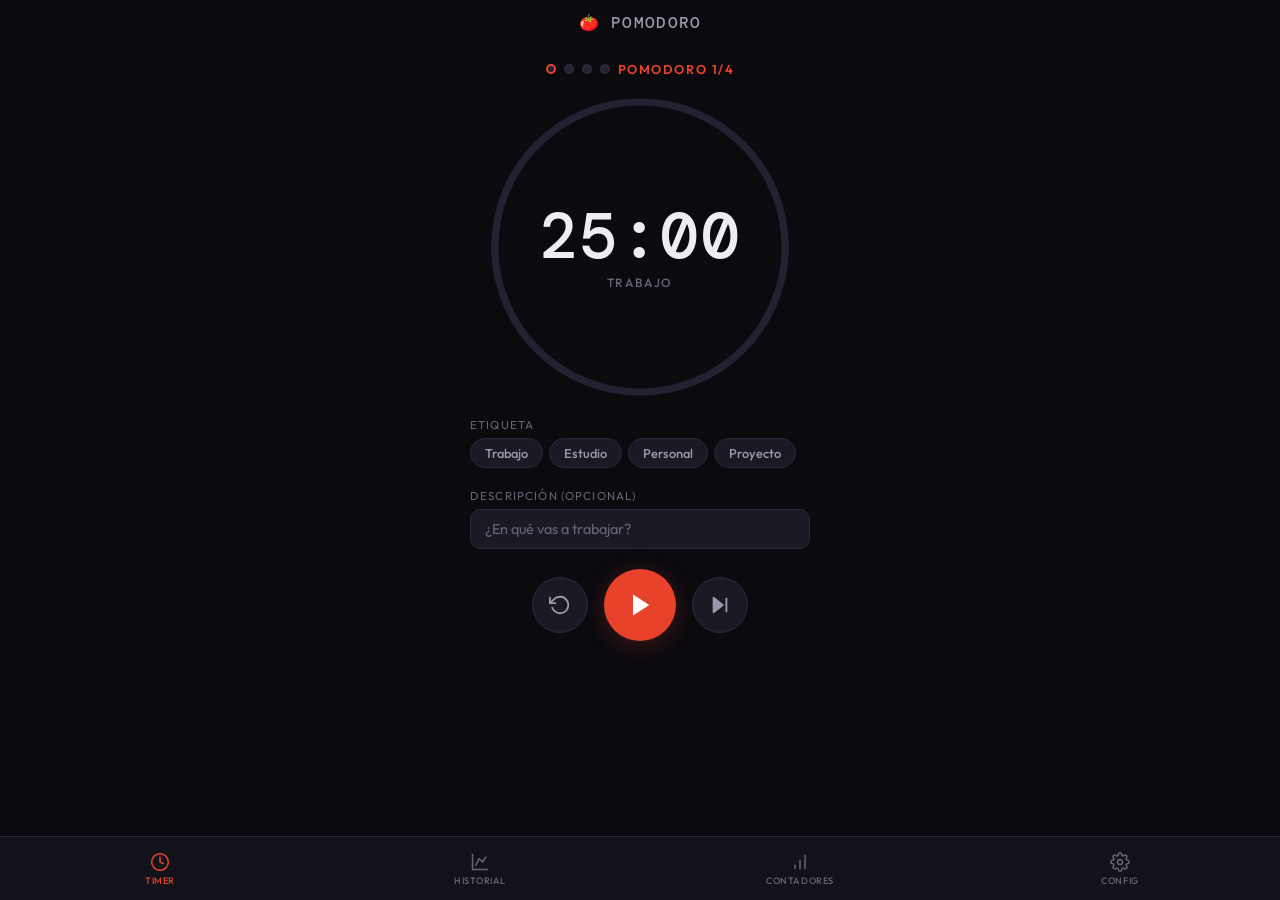
<file: pomodoro/index.html>
<!DOCTYPE html>
<html lang="es">
<head>
  <meta charset="UTF-8">
  <meta name="viewport" content="width=device-width, initial-scale=1.0, viewport-fit=cover">
  <meta name="theme-color" content="#e8432a">
  <meta name="apple-mobile-web-app-capable" content="yes">
  <meta name="apple-mobile-web-app-status-bar-style" content="black-translucent">
  <meta name="description" content="Temporizador Pomodoro con registro de sesiones y estadísticas. Funciona offline.">
  <link rel="manifest" href="manifest.json">
  <link rel="icon" type="image/png" sizes="192x192" href="icon-192.png">
  <link rel="apple-touch-icon" href="icon-192.png">
  <title>Pomodoro Focus Tracker</title>
  <link rel="stylesheet" href="styles.css">
</head>
<body>

  <header class="app-header">
    <h1>🍅 Pomodoro</h1>
  </header>

  <!-- ===== TIMER SCREEN ===== -->
  <main id="screen-timer" class="screen timer-screen active">

    <!-- Wake Lock status badge (visible when active) -->
    <div class="wakelock-badge" id="wakelock-badge" style="display:none">
      <span class="wakelock-dot"></span> Pantalla activa
    </div>

    <div class="phase-indicator" id="phase-indicator">
      <div class="phase-dot current" data-index="0"></div>
      <div class="phase-dot" data-index="1"></div>
      <div class="phase-dot" data-index="2"></div>
      <div class="phase-dot" data-index="3"></div>
      <span class="phase-label" id="phase-label">Pomodoro 1/4</span>
    </div>

    <div class="timer-container">
      <svg class="timer-ring" viewBox="0 0 248 248">
        <circle class="timer-ring-bg" cx="124" cy="124" r="120" />
        <circle class="timer-ring-progress" id="timer-progress" cx="124" cy="124" r="120" />
      </svg>
      <div class="timer-display">
        <span class="timer-time" id="timer-time">25:00</span>
        <span class="timer-phase-name" id="timer-phase-name">Trabajo</span>
        <span class="timer-overtime" id="timer-overtime" style="display:none">+00:00</span>
      </div>
    </div>

    <div class="tag-selector">
      <label>Etiqueta</label>
      <div class="tag-chips" id="tag-chips"></div>
    </div>

    <div class="session-desc-area">
      <label for="session-desc">Descripción (opcional)</label>
      <input type="text" id="session-desc" class="session-desc-input"
             placeholder="¿En qué vas a trabajar?" maxlength="140">
    </div>

    <!-- Finalizar/Continuar button (replaces controls during overtime) -->
    <button class="btn-finish" id="btn-finish" style="display:none">
      ✓ Finalizar sesión
    </button>

    <!-- Controls (hidden during overtime) -->
    <div class="timer-controls" id="timer-controls">
      <button class="btn-control" id="btn-reset" aria-label="Reiniciar">
        <svg width="22" height="22" viewBox="0 0 24 24" fill="none" stroke="currentColor" stroke-width="2" stroke-linecap="round" stroke-linejoin="round"><polyline points="1 4 1 10 7 10"/><path d="M3.51 15a9 9 0 1 0 2.13-9.36L1 10"/></svg>
      </button>
      <button class="btn-primary" id="btn-play" aria-label="Iniciar">
        <svg id="icon-play" width="28" height="28" viewBox="0 0 24 24" fill="currentColor"><polygon points="6,3 20,12 6,21"/></svg>
        <svg id="icon-pause" width="28" height="28" viewBox="0 0 24 24" fill="currentColor" style="display:none"><rect x="5" y="3" width="4" height="18"/><rect x="15" y="3" width="4" height="18"/></svg>
      </button>
      <button class="btn-control" id="btn-skip" aria-label="Saltar">
        <svg width="22" height="22" viewBox="0 0 24 24" fill="none" stroke="currentColor" stroke-width="2" stroke-linecap="round" stroke-linejoin="round"><polygon points="5 4 15 12 5 20" fill="currentColor"/><line x1="19" y1="5" x2="19" y2="19"/></svg>
      </button>
    </div>
  </main>

  <!-- ===== COMPLETION MODAL ===== -->
  <div class="modal-overlay" id="modal-complete">
    <div class="modal-sheet">
      <h2>🍅 ¡Pomodoro completado!</h2>
      <div class="modal-field">
        <label>Etiqueta</label>
        <div class="modal-tags" id="modal-tags"></div>
      </div>
      <div class="modal-field">
        <label for="modal-desc">Descripción</label>
        <textarea id="modal-desc" rows="2" placeholder="¿Qué lograste?" maxlength="280"></textarea>
      </div>
      <div class="modal-actions">
        <button class="btn-skip" id="modal-skip">Omitir</button>
        <button class="btn-save" id="modal-save">Guardar</button>
      </div>
    </div>
  </div>

  <!-- ===== HISTORY SCREEN ===== -->
  <section id="screen-history" class="screen">
    <div class="stats-row">
      <div class="stat-card">
        <div class="stat-value" id="stat-today">0</div>
        <div class="stat-label">Hoy</div>
      </div>
      <div class="stat-card">
        <div class="stat-value" id="stat-streak">0</div>
        <div class="stat-label">Racha días</div>
      </div>
      <div class="stat-card">
        <div class="stat-value" id="stat-hours">0</div>
        <div class="stat-label">Hrs. total</div>
      </div>
    </div>
    <div class="chart-section">
      <h3>Esta semana</h3>
      <div class="chart-container"><canvas id="weekly-chart"></canvas></div>
    </div>
    <div class="history-header">
      <input type="date" id="filter-date" aria-label="Filtrar por fecha">
      <select id="filter-tag" aria-label="Filtrar por etiqueta"><option value="">Todas</option></select>
      <button class="btn-export" id="btn-export">CSV ↓</button>
    </div>
    <details class="history-tag-manager">
      <summary class="tag-manager-toggle">Administrar etiquetas</summary>
      <div class="tag-manager-content">
        <div class="tag-manage-list" id="history-tag-list"></div>
        <div class="add-tag-row">
          <input type="text" id="history-new-tag" placeholder="Nueva etiqueta..." maxlength="24">
          <button id="history-add-tag">Añadir</button>
        </div>
      </div>
    </details>
    <div class="session-list" id="session-list"></div>
  </section>

  <!-- ===== COUNTERS SCREEN ===== -->
  <section id="screen-counters" class="screen">
    <div class="counters-header">
      <h3>Contadores</h3>
    </div>
    <div class="add-counter-row">
      <input type="text" id="new-counter-name" placeholder="Nombre del contador..." maxlength="40">
      <button class="btn-new-counter" id="btn-new-counter">+ Crear</button>
    </div>
    <div id="counter-list"></div>
  </section>

  <!-- ===== SETTINGS SCREEN ===== -->
  <section id="screen-settings" class="screen">
    <div class="settings-group">
      <h3>Temporizador</h3>
      <div class="setting-row">
        <span class="setting-label">Trabajo</span>
        <div class="setting-value">
          <input type="number" id="set-work" min="1" max="120" value="25">
          <span class="setting-unit">min</span>
        </div>
      </div>
      <div class="setting-row">
        <span class="setting-label">Descanso corto</span>
        <div class="setting-value">
          <input type="number" id="set-short" min="1" max="30" value="5">
          <span class="setting-unit">min</span>
        </div>
      </div>
      <div class="setting-row">
        <span class="setting-label">Descanso largo</span>
        <div class="setting-value">
          <input type="number" id="set-long" min="1" max="60" value="15">
          <span class="setting-unit">min</span>
        </div>
      </div>
    </div>

    <!-- Wake Lock toggle -->
    <div class="settings-group">
      <h3>Pantalla</h3>
      <div class="setting-row">
        <div>
          <span class="setting-label">Mantener pantalla encendida</span>
          <span class="setting-hint">Evita que se bloquee durante el timer</span>
        </div>
        <label class="toggle-switch">
          <input type="checkbox" id="set-wakelock" checked>
          <span class="toggle-slider"></span>
        </label>
      </div>
    </div>

    <div class="settings-group">
      <h3>Etiquetas</h3>
      <div class="tag-manage-list" id="tag-manage-list"></div>
      <div class="add-tag-row">
        <input type="text" id="new-tag-input" placeholder="Nueva etiqueta..." maxlength="24">
        <button id="btn-add-tag">Añadir</button>
      </div>
    </div>

    <div class="app-version">v4.2.0</div>
  </section>

  <!-- ===== EDIT TAG MODAL (for history items) ===== -->
  <div class="modal-overlay" id="modal-edit-tag">
    <div class="modal-sheet">
      <h2>Cambiar etiqueta</h2>
      <div class="modal-field">
        <label>Selecciona una etiqueta</label>
        <div class="modal-tags" id="edit-tag-chips"></div>
      </div>
      <div class="modal-actions">
        <button class="btn-skip" id="edit-tag-cancel">Cancelar</button>
        <button class="btn-save" id="edit-tag-save">Guardar</button>
      </div>
    </div>
  </div>

  <!-- ===== COUNTER DELTA MODAL ===== -->
  <div class="modal-overlay" id="modal-counter-delta">
    <div class="modal-sheet">
      <h2 id="counter-delta-title">Agregar valor</h2>
      <div class="modal-field">
        <label for="counter-delta-amount">Cantidad</label>
        <input type="number" id="counter-delta-amount" value="1" step="any">
      </div>
      <div class="modal-field">
        <label for="counter-delta-note">Nota (opcional)</label>
        <input type="text" id="counter-delta-note" placeholder="Descripción breve..." maxlength="100">
      </div>
      <div class="modal-actions">
        <button class="btn-skip" id="counter-delta-cancel">Cancelar</button>
        <button class="btn-save" id="counter-delta-ok">Aplicar</button>
      </div>
    </div>
  </div>

  <!-- ===== COUNTER RENAME MODAL ===== -->
  <div class="modal-overlay" id="modal-counter-rename">
    <div class="modal-sheet">
      <h2>Renombrar contador</h2>
      <div class="modal-field">
        <label for="counter-rename-input">Nombre</label>
        <input type="text" id="counter-rename-input" maxlength="40">
      </div>
      <div class="modal-actions">
        <button class="btn-skip" id="counter-rename-cancel">Cancelar</button>
        <button class="btn-save" id="counter-rename-ok">Guardar</button>
      </div>
    </div>
  </div>

  <nav class="bottom-nav">
    <button class="nav-item active" data-screen="screen-timer">
      <svg viewBox="0 0 24 24" fill="none" stroke="currentColor" stroke-linecap="round" stroke-linejoin="round"><circle cx="12" cy="12" r="10"/><polyline points="12 6 12 12 16 14"/></svg>
      Timer
    </button>
    <button class="nav-item" data-screen="screen-history">
      <svg viewBox="0 0 24 24" fill="none" stroke="currentColor" stroke-linecap="round" stroke-linejoin="round"><path d="M3 3v18h18"/><path d="m7 16 4-8 4 4 4-6"/></svg>
      Historial
    </button>
    <button class="nav-item" data-screen="screen-counters">
      <svg viewBox="0 0 24 24" fill="none" stroke="currentColor" stroke-linecap="round" stroke-linejoin="round"><line x1="12" y1="20" x2="12" y2="10"/><line x1="18" y1="20" x2="18" y2="4"/><line x1="6" y1="20" x2="6" y2="16"/></svg>
      Contadores
    </button>
    <button class="nav-item" data-screen="screen-settings">
      <svg viewBox="0 0 24 24" fill="none" stroke="currentColor" stroke-linecap="round" stroke-linejoin="round"><circle cx="12" cy="12" r="3"/><path d="M19.4 15a1.65 1.65 0 0 0 .33 1.82l.06.06a2 2 0 1 1-2.83 2.83l-.06-.06a1.65 1.65 0 0 0-1.82-.33 1.65 1.65 0 0 0-1 1.51V21a2 2 0 1 1-4 0v-.09A1.65 1.65 0 0 0 9 19.4a1.65 1.65 0 0 0-1.82.33l-.06.06a2 2 0 1 1-2.83-2.83l.06-.06A1.65 1.65 0 0 0 4.68 15a1.65 1.65 0 0 0-1.51-1H3a2 2 0 1 1 0-4h.09A1.65 1.65 0 0 0 4.6 9a1.65 1.65 0 0 0-.33-1.82l-.06-.06a2 2 0 1 1 2.83-2.83l.06.06A1.65 1.65 0 0 0 9 4.68a1.65 1.65 0 0 0 1-1.51V3a2 2 0 1 1 4 0v.09a1.65 1.65 0 0 0 1 1.51 1.65 1.65 0 0 0 1.82-.33l.06-.06a2 2 0 1 1 2.83 2.83l-.06.06A1.65 1.65 0 0 0 19.32 9a1.65 1.65 0 0 0 1.51 1H21a2 2 0 1 1 0 4h-.09a1.65 1.65 0 0 0-1.51 1z"/></svg>
      Config
    </button>
  </nav>

  <script src="app.js"></script>
</body>
</html>
</file>
<file: pomodoro/styles.css>
/* ==========================================================
   Pomodoro Focus Tracker — Styles (v4)
   ========================================================== */
@import url('https://fonts.googleapis.com/css2?family=DM+Mono:wght@400;500&family=Outfit:wght@300;400;500;600;700&display=swap');

:root {
  --bg-primary: #0a0a0f; --bg-secondary: #12121a; --bg-card: #1a1a25;
  --bg-elevated: #222233; --border: #2a2a3a; --border-focus: #3a3a5a;
  --text-primary: #eeeef2; --text-secondary: #9999aa; --text-muted: #666677;
  --accent: #e8432a; --accent-glow: rgba(232, 67, 42, 0.25);
  --accent-soft: rgba(232, 67, 42, 0.12); --accent-hover: #ff5538;
  --success: #2ecb71; --success-soft: rgba(46, 203, 113, 0.12);
  --break-color: #3b82f6; --break-glow: rgba(59, 130, 246, 0.25);
  --long-break-color: #8b5cf6; --long-break-glow: rgba(139, 92, 246, 0.25);
  --danger: #ef4444; --danger-soft: rgba(239, 68, 68, 0.12);
  --font-display: 'DM Mono', 'Courier New', monospace;
  --font-body: 'Outfit', system-ui, sans-serif;
  --safe-top: env(safe-area-inset-top, 0px);
  --safe-bottom: env(safe-area-inset-bottom, 0px);
  --nav-height: 64px;
  --ease-out: cubic-bezier(0.22, 1, 0.36, 1);
  --ease-spring: cubic-bezier(0.34, 1.56, 0.64, 1);
}

*, *::before, *::after { margin: 0; padding: 0; box-sizing: border-box; }
html { font-size: 16px; -webkit-tap-highlight-color: transparent; }
body { font-family: var(--font-body); background: var(--bg-primary); color: var(--text-primary); min-height: 100dvh; overflow-x: hidden; padding-top: var(--safe-top); padding-bottom: calc(var(--nav-height) + var(--safe-bottom) + 8px); }
button { font-family: inherit; border: none; cursor: pointer; -webkit-tap-highlight-color: transparent; }
input, select, textarea { font-family: inherit; border: none; outline: none; background: none; color: inherit; }

.screen { display: none; padding: 20px 16px 24px; animation: fadeIn 0.3s var(--ease-out); }
.screen.active { display: block; }
@keyframes fadeIn { from { opacity: 0; transform: translateY(8px); } to { opacity: 1; transform: translateY(0); } }

.app-header { text-align: center; padding: 12px 16px 4px; }
.app-header h1 { font-family: var(--font-display); font-size: 1rem; font-weight: 500; color: var(--text-secondary); letter-spacing: 0.08em; text-transform: uppercase; }

/* === WAKE LOCK BADGE === */
.wakelock-badge {
  display: inline-flex; align-items: center; gap: 6px;
  padding: 4px 12px; border-radius: 20px;
  background: var(--success-soft); color: var(--success);
  font-size: 0.7rem; font-weight: 600;
  text-transform: uppercase; letter-spacing: 0.08em;
}
.wakelock-dot {
  width: 6px; height: 6px; border-radius: 50%;
  background: var(--success);
  animation: wakePulse 2s infinite;
}
@keyframes wakePulse { 0%, 100% { opacity: 1; } 50% { opacity: 0.3; } }

/* === TIMER === */
.timer-screen { display: flex; flex-direction: column; align-items: center; gap: 20px; padding-top: 8px; }
.timer-screen.active { display: flex; }
.phase-indicator { display: flex; gap: 8px; align-items: center; }
.phase-dot { width: 10px; height: 10px; border-radius: 50%; background: var(--bg-elevated); border: 2px solid var(--border); transition: all 0.4s var(--ease-out); }
.phase-dot.completed { background: var(--accent); border-color: var(--accent); box-shadow: 0 0 8px var(--accent-glow); }
.phase-dot.current { border-color: var(--accent); animation: dotPulse 2s infinite; }
@keyframes dotPulse { 0%, 100% { box-shadow: 0 0 0 0 var(--accent-glow); } 50% { box-shadow: 0 0 0 6px transparent; } }
.phase-label { font-size: 0.8rem; font-weight: 600; text-transform: uppercase; letter-spacing: 0.12em; color: var(--accent); }
body.state-break .phase-label, body.state-break .phase-dot.current { color: var(--break-color); border-color: var(--break-color); }
body.state-break .phase-dot.completed { background: var(--break-color); border-color: var(--break-color); }
body.state-long-break .phase-label, body.state-long-break .phase-dot.current { color: var(--long-break-color); border-color: var(--long-break-color); }

.timer-container { position: relative; width: 260px; height: 260px; }
.timer-ring { width: 100%; height: 100%; transform: rotate(-90deg); }
.timer-ring-bg { fill: none; stroke: var(--bg-elevated); stroke-width: 6; }
.timer-ring-progress { fill: none; stroke: var(--accent); stroke-width: 6; stroke-linecap: round; stroke-dasharray: 754; stroke-dashoffset: 0; transition: stroke 0.4s; filter: drop-shadow(0 0 8px var(--accent-glow)); }
body.state-break .timer-ring-progress { stroke: var(--break-color); filter: drop-shadow(0 0 8px var(--break-glow)); }
body.state-long-break .timer-ring-progress { stroke: var(--long-break-color); filter: drop-shadow(0 0 8px var(--long-break-glow)); }

.timer-display { position: absolute; inset: 0; display: flex; flex-direction: column; align-items: center; justify-content: center; }
.timer-time { font-family: var(--font-display); font-size: 3.6rem; font-weight: 500; letter-spacing: 0.04em; line-height: 1; }
.timer-phase-name { font-size: 0.75rem; font-weight: 500; color: var(--text-muted); text-transform: uppercase; letter-spacing: 0.15em; margin-top: 6px; }

.timer-overtime { font-family: var(--font-display); font-size: 1.1rem; font-weight: 500; color: var(--accent); margin-top: 4px; animation: overtimePulse 2s infinite; }
@keyframes overtimePulse { 0%, 100% { opacity: 1; } 50% { opacity: 0.5; } }
body.state-overtime .timer-ring-progress { stroke: var(--accent); stroke-dashoffset: 0 !important; animation: ringPulse 3s ease-in-out infinite; }
@keyframes ringPulse { 0%, 100% { opacity: 1; } 50% { opacity: 0.4; } }

.btn-finish { width: 100%; max-width: 340px; padding: 16px; font-size: 1rem; font-weight: 700; background: var(--accent); color: #fff; border-radius: 14px; box-shadow: 0 4px 24px var(--accent-glow); transition: all 0.2s var(--ease-out); animation: fadeIn 0.3s var(--ease-out); }
.btn-finish:active { transform: scale(0.96); }

.session-desc-area { width: 100%; max-width: 340px; }
.session-desc-area label { display: block; font-size: 0.72rem; color: var(--text-muted); text-transform: uppercase; letter-spacing: 0.1em; margin-bottom: 6px; }
.session-desc-input { width: 100%; padding: 10px 14px; font-size: 0.9rem; background: var(--bg-card); border: 1px solid var(--border); border-radius: 10px; color: var(--text-primary); transition: border-color 0.2s; }
.session-desc-input:focus { border-color: var(--accent); }
.session-desc-input::placeholder { color: var(--text-muted); }

.tag-selector { width: 100%; max-width: 340px; }
.tag-selector label { display: block; font-size: 0.72rem; color: var(--text-muted); text-transform: uppercase; letter-spacing: 0.1em; margin-bottom: 6px; }
.tag-chips { display: flex; flex-wrap: wrap; gap: 6px; }
.tag-chip { padding: 6px 14px; font-size: 0.8rem; font-weight: 500; background: var(--bg-card); border: 1px solid var(--border); border-radius: 20px; color: var(--text-secondary); transition: all 0.2s var(--ease-out); }
.tag-chip.selected { background: var(--accent-soft); border-color: var(--accent); color: var(--accent); }

.timer-controls { display: flex; gap: 16px; align-items: center; }
.btn-control { width: 56px; height: 56px; border-radius: 50%; display: flex; align-items: center; justify-content: center; background: var(--bg-card); border: 1px solid var(--border); color: var(--text-secondary); font-size: 1.2rem; transition: all 0.2s var(--ease-out); }
.btn-control:active { transform: scale(0.92); }
.btn-primary { width: 72px; height: 72px; border-radius: 50%; background: var(--accent); color: #fff; font-size: 1.5rem; display: flex; align-items: center; justify-content: center; box-shadow: 0 4px 24px var(--accent-glow); transition: all 0.2s var(--ease-out); }
.btn-primary:active { transform: scale(0.92); }
body.state-break .btn-primary { background: var(--break-color); box-shadow: 0 4px 24px var(--break-glow); }
body.state-long-break .btn-primary { background: var(--long-break-color); box-shadow: 0 4px 24px var(--long-break-glow); }

/* === MODAL === */
.modal-overlay { display: none; position: fixed; inset: 0; background: rgba(0,0,0,0.7); backdrop-filter: blur(4px); z-index: 100; align-items: flex-end; justify-content: center; }
.modal-overlay.active { display: flex; }
.modal-sheet { background: var(--bg-secondary); border-radius: 20px 20px 0 0; padding: 24px 20px calc(24px + var(--safe-bottom)); width: 100%; max-width: 440px; animation: slideUp 0.35s var(--ease-spring); }
@keyframes slideUp { from { transform: translateY(100%); } to { transform: translateY(0); } }
.modal-sheet h2 { font-family: var(--font-display); font-size: 1rem; font-weight: 500; color: var(--accent); letter-spacing: 0.06em; margin-bottom: 16px; }
.modal-field { margin-bottom: 14px; }
.modal-field label { display: block; font-size: 0.72rem; color: var(--text-muted); text-transform: uppercase; letter-spacing: 0.1em; margin-bottom: 6px; }
.modal-field input, .modal-field textarea { width: 100%; padding: 10px 14px; font-size: 0.9rem; background: var(--bg-card); border: 1px solid var(--border); border-radius: 10px; color: var(--text-primary); }
.modal-field textarea { resize: vertical; min-height: 60px; }
.modal-field input:focus, .modal-field textarea:focus { border-color: var(--accent); }
.modal-tags { display: flex; flex-wrap: wrap; gap: 6px; margin-top: 6px; }
.modal-actions { display: flex; gap: 10px; margin-top: 18px; }
.modal-actions button { flex: 1; padding: 14px; font-size: 0.9rem; font-weight: 600; border-radius: 12px; }
.btn-save { background: var(--accent); color: #fff; }
.btn-save:active { background: var(--accent-hover); }
.btn-skip { background: var(--bg-card); color: var(--text-secondary); border: 1px solid var(--border); }

/* === HISTORY === */
.history-header { display: flex; gap: 8px; margin-bottom: 12px; flex-wrap: wrap; }
.history-header select, .history-header input { flex: 1; min-width: 0; padding: 10px 12px; font-size: 0.85rem; background: var(--bg-card); border: 1px solid var(--border); border-radius: 10px; color: var(--text-primary); -webkit-appearance: none; }
.history-header input[type="date"]::-webkit-calendar-picker-indicator { filter: invert(0.6); }
.btn-export { padding: 10px 16px; font-size: 0.8rem; font-weight: 600; background: var(--bg-card); border: 1px solid var(--border); border-radius: 10px; color: var(--accent); letter-spacing: 0.04em; white-space: nowrap; }

.history-tag-manager { margin-bottom: 16px; background: var(--bg-card); border: 1px solid var(--border); border-radius: 12px; overflow: hidden; }
.tag-manager-toggle { padding: 12px 14px; font-size: 0.82rem; font-weight: 600; color: var(--text-secondary); cursor: pointer; list-style: none; display: flex; align-items: center; gap: 6px; }
.tag-manager-toggle::before { content: '▸'; font-size: 0.7rem; transition: transform 0.2s; }
.history-tag-manager[open] .tag-manager-toggle::before { transform: rotate(90deg); }
.tag-manager-toggle::-webkit-details-marker { display: none; }
.tag-manager-content { padding: 0 14px 14px; }

.chart-section { margin-bottom: 20px; }
.chart-section h3 { font-size: 0.72rem; color: var(--text-muted); text-transform: uppercase; letter-spacing: 0.1em; margin-bottom: 10px; }
.chart-container { background: var(--bg-card); border: 1px solid var(--border); border-radius: 14px; padding: 16px 12px 10px; overflow: hidden; }
.chart-container canvas { width: 100% !important; height: 160px !important; }

.stats-row { display: grid; grid-template-columns: repeat(3, 1fr); gap: 10px; margin-bottom: 20px; }
.stat-card { background: var(--bg-card); border: 1px solid var(--border); border-radius: 12px; padding: 14px 10px; text-align: center; }
.stat-value { font-family: var(--font-display); font-size: 1.5rem; font-weight: 500; }
.stat-label { font-size: 0.65rem; color: var(--text-muted); text-transform: uppercase; letter-spacing: 0.08em; margin-top: 4px; }

.session-list { display: flex; flex-direction: column; gap: 8px; }
.session-item { background: var(--bg-card); border: 1px solid var(--border); border-radius: 12px; padding: 14px; display: flex; flex-direction: column; gap: 4px; position: relative; }
.session-item-header { display: flex; justify-content: space-between; align-items: center; padding-right: 32px; }
.session-date { font-family: var(--font-display); font-size: 0.78rem; color: var(--text-secondary); }
.session-duration { font-family: var(--font-display); font-size: 0.78rem; color: var(--accent); }
.session-tag { display: inline-block; padding: 2px 10px; font-size: 0.7rem; font-weight: 600; background: var(--accent-soft); color: var(--accent); border-radius: 12px; align-self: flex-start; }
.session-tag.editable { cursor: pointer; border: 1px dashed transparent; transition: border-color 0.2s; }
.session-tag.editable:active { border-color: var(--accent); }
.session-tag.editable[data-tag=""] { background: var(--bg-elevated); color: var(--text-muted); font-weight: 500; font-style: italic; }
.session-desc { font-size: 0.82rem; color: var(--text-muted); line-height: 1.4; }
.session-delete-btn { position: absolute; top: 10px; right: 10px; width: 28px; height: 28px; border-radius: 50%; background: var(--danger-soft); color: var(--danger); font-size: 0.75rem; display: flex; align-items: center; justify-content: center; opacity: 0.6; transition: opacity 0.2s; }
.session-delete-btn:active { opacity: 1; }
.empty-state { text-align: center; padding: 40px 20px; color: var(--text-muted); font-size: 0.9rem; }

/* === SETTINGS === */
.settings-group { margin-bottom: 24px; }
.settings-group h3 { font-size: 0.72rem; color: var(--text-muted); text-transform: uppercase; letter-spacing: 0.1em; margin-bottom: 12px; padding-left: 2px; }
.setting-row { display: flex; justify-content: space-between; align-items: center; padding: 14px; background: var(--bg-card); border: 1px solid var(--border); border-radius: 12px; margin-bottom: 8px; gap: 12px; }
.setting-label { font-size: 0.9rem; color: var(--text-primary); }
.setting-hint { display: block; font-size: 0.72rem; color: var(--text-muted); margin-top: 2px; }
.setting-value { display: flex; align-items: center; gap: 10px; flex-shrink: 0; }
.setting-value input[type="number"] { width: 60px; padding: 6px 8px; font-size: 0.9rem; text-align: center; background: var(--bg-elevated); border: 1px solid var(--border); border-radius: 8px; color: var(--text-primary); }
.setting-unit { font-size: 0.78rem; color: var(--text-muted); }

/* Toggle switch */
.toggle-switch { position: relative; width: 48px; height: 28px; flex-shrink: 0; }
.toggle-switch input { opacity: 0; width: 0; height: 0; }
.toggle-slider { position: absolute; inset: 0; border-radius: 28px; background: var(--bg-elevated); border: 1px solid var(--border); cursor: pointer; transition: all 0.3s var(--ease-out); }
.toggle-slider::before { content: ''; position: absolute; top: 3px; left: 3px; width: 20px; height: 20px; border-radius: 50%; background: var(--text-muted); transition: all 0.3s var(--ease-out); }
.toggle-switch input:checked + .toggle-slider { background: var(--accent-soft); border-color: var(--accent); }
.toggle-switch input:checked + .toggle-slider::before { transform: translateX(20px); background: var(--accent); }

/* Tag management */
.tag-manage-list { display: flex; flex-wrap: wrap; gap: 8px; margin-top: 8px; }
.tag-manage-item { display: flex; align-items: center; gap: 6px; padding: 6px 12px; background: var(--bg-card); border: 1px solid var(--border); border-radius: 20px; font-size: 0.82rem; color: var(--text-secondary); }
.tag-manager-content .tag-manage-item { background: var(--bg-elevated); }
.tag-remove-btn { background: none; color: var(--text-muted); font-size: 0.9rem; padding: 0 2px; }
.add-tag-row { display: flex; gap: 8px; margin-top: 10px; }
.add-tag-row input { flex: 1; padding: 10px 14px; font-size: 0.85rem; background: var(--bg-card); border: 1px solid var(--border); border-radius: 10px; color: var(--text-primary); }
.tag-manager-content .add-tag-row input { background: var(--bg-elevated); }
.add-tag-row button { padding: 10px 18px; font-size: 0.85rem; font-weight: 600; background: var(--accent); color: #fff; border-radius: 10px; }

/* === NAV === */
.bottom-nav { position: fixed; bottom: 0; left: 0; right: 0; height: calc(var(--nav-height) + var(--safe-bottom)); padding-bottom: var(--safe-bottom); background: var(--bg-secondary); border-top: 1px solid var(--border); display: flex; z-index: 50; }
.nav-item { flex: 1; display: flex; flex-direction: column; align-items: center; justify-content: center; gap: 3px; background: none; color: var(--text-muted); font-size: 0.58rem; font-weight: 500; text-transform: uppercase; letter-spacing: 0.06em; transition: color 0.2s; }
.nav-item svg { width: 20px; height: 20px; stroke-width: 1.8; }
.nav-item.active { color: var(--accent); }

::-webkit-scrollbar { width: 4px; }
::-webkit-scrollbar-track { background: transparent; }
::-webkit-scrollbar-thumb { background: var(--border); border-radius: 4px; }

/* === COUNTERS === */
.counters-header { display: flex; justify-content: space-between; align-items: center; margin-bottom: 12px; }
.counters-header h3 { font-size: 0.72rem; color: var(--text-muted); text-transform: uppercase; letter-spacing: 0.1em; }
.add-counter-row { display: flex; gap: 8px; margin-bottom: 16px; }
.add-counter-row input { flex: 1; padding: 10px 14px; font-size: 0.85rem; background: var(--bg-card); border: 1px solid var(--border); border-radius: 10px; color: var(--text-primary); }
.add-counter-row input::placeholder { color: var(--text-muted); }
.btn-new-counter { padding: 10px 16px; font-size: 0.8rem; font-weight: 600; background: var(--accent); color: #fff; border-radius: 10px; white-space: nowrap; }

.counter-card { background: var(--bg-card); border: 1px solid var(--border); border-radius: 14px; padding: 16px; margin-bottom: 10px; }
.counter-card.archived { opacity: 0.5; }
.counter-header { display: flex; justify-content: space-between; align-items: center; margin-bottom: 10px; }
.counter-name { font-size: 0.95rem; font-weight: 600; color: var(--text-primary); cursor: pointer; border-bottom: 1px dashed var(--border); }
.counter-actions { display: flex; gap: 6px; }
.counter-actions button { background: none; font-size: 0.85rem; color: var(--text-muted); padding: 4px; }
.counter-actions .counter-delete { color: var(--danger); opacity: 0.5; }
.counter-actions .counter-delete:active { opacity: 1; }

.counter-body { display: flex; align-items: center; justify-content: center; gap: 20px; }
.counter-value { font-family: var(--font-display); font-size: 2rem; font-weight: 500; color: var(--text-primary); min-width: 80px; text-align: center; }
.counter-btn { width: 48px; height: 48px; border-radius: 50%; font-size: 1.4rem; font-weight: 700; display: flex; align-items: center; justify-content: center; transition: all 0.15s var(--ease-out); }
.counter-btn:active { transform: scale(0.9); }
.counter-add { background: var(--accent-soft); color: var(--accent); border: 1px solid var(--accent); }
.counter-sub { background: var(--bg-elevated); color: var(--text-secondary); border: 1px solid var(--border); }

.counter-toggle-log { display: block; margin: 10px auto 0; padding: 4px 12px; font-size: 0.7rem; font-weight: 500; color: var(--text-muted); background: none; letter-spacing: 0.05em; }
.counter-log { display: none; margin-top: 8px; padding-top: 8px; border-top: 1px solid var(--border); }
.counter-log.open { display: block; }
.counter-log-entry { display: flex; gap: 8px; align-items: baseline; padding: 3px 0; font-size: 0.78rem; }
.log-delta { font-family: var(--font-display); font-weight: 500; min-width: 40px; }
.log-delta.pos { color: var(--success); }
.log-delta.neg { color: var(--danger); }
.log-note { color: var(--text-secondary); flex: 1; }
.log-time { color: var(--text-muted); font-family: var(--font-display); font-size: 0.7rem; }

.counter-archived-section { margin-top: 16px; background: var(--bg-card); border: 1px solid var(--border); border-radius: 12px; overflow: hidden; }
.counter-archived-list { padding: 10px; }
.counter-archived-list .counter-card { border: 1px solid var(--border); opacity: 0.6; }

/* Version footer */
.app-version { text-align: center; padding: 24px 0 8px; font-family: var(--font-display); font-size: 0.7rem; color: var(--text-muted); letter-spacing: 0.1em; }

@media (max-height: 600px) { .timer-container { width: 200px; height: 200px; } .timer-time { font-size: 2.8rem; } }
@media (min-width: 480px) { .screen { padding: 24px; max-width: 480px; margin: 0 auto; } .timer-container { width: 300px; height: 300px; } .timer-time { font-size: 4rem; } }
</file>
